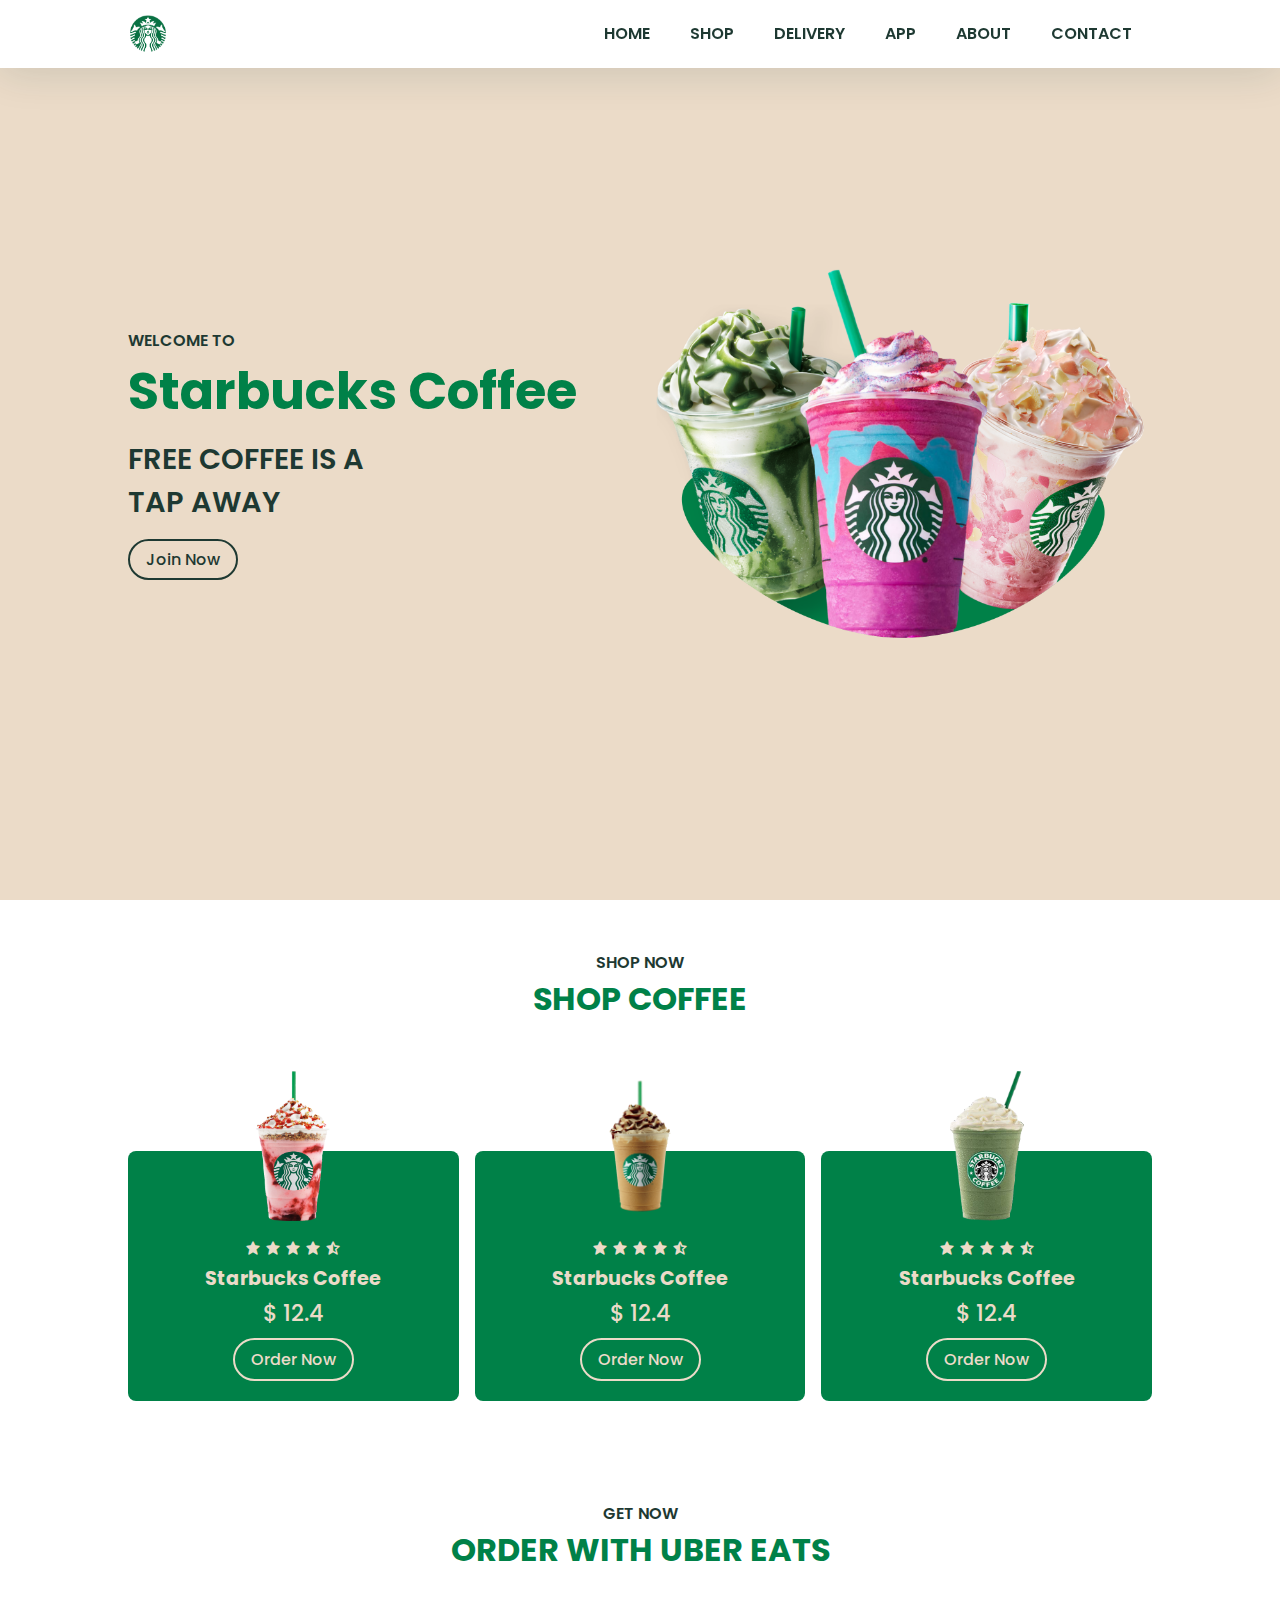
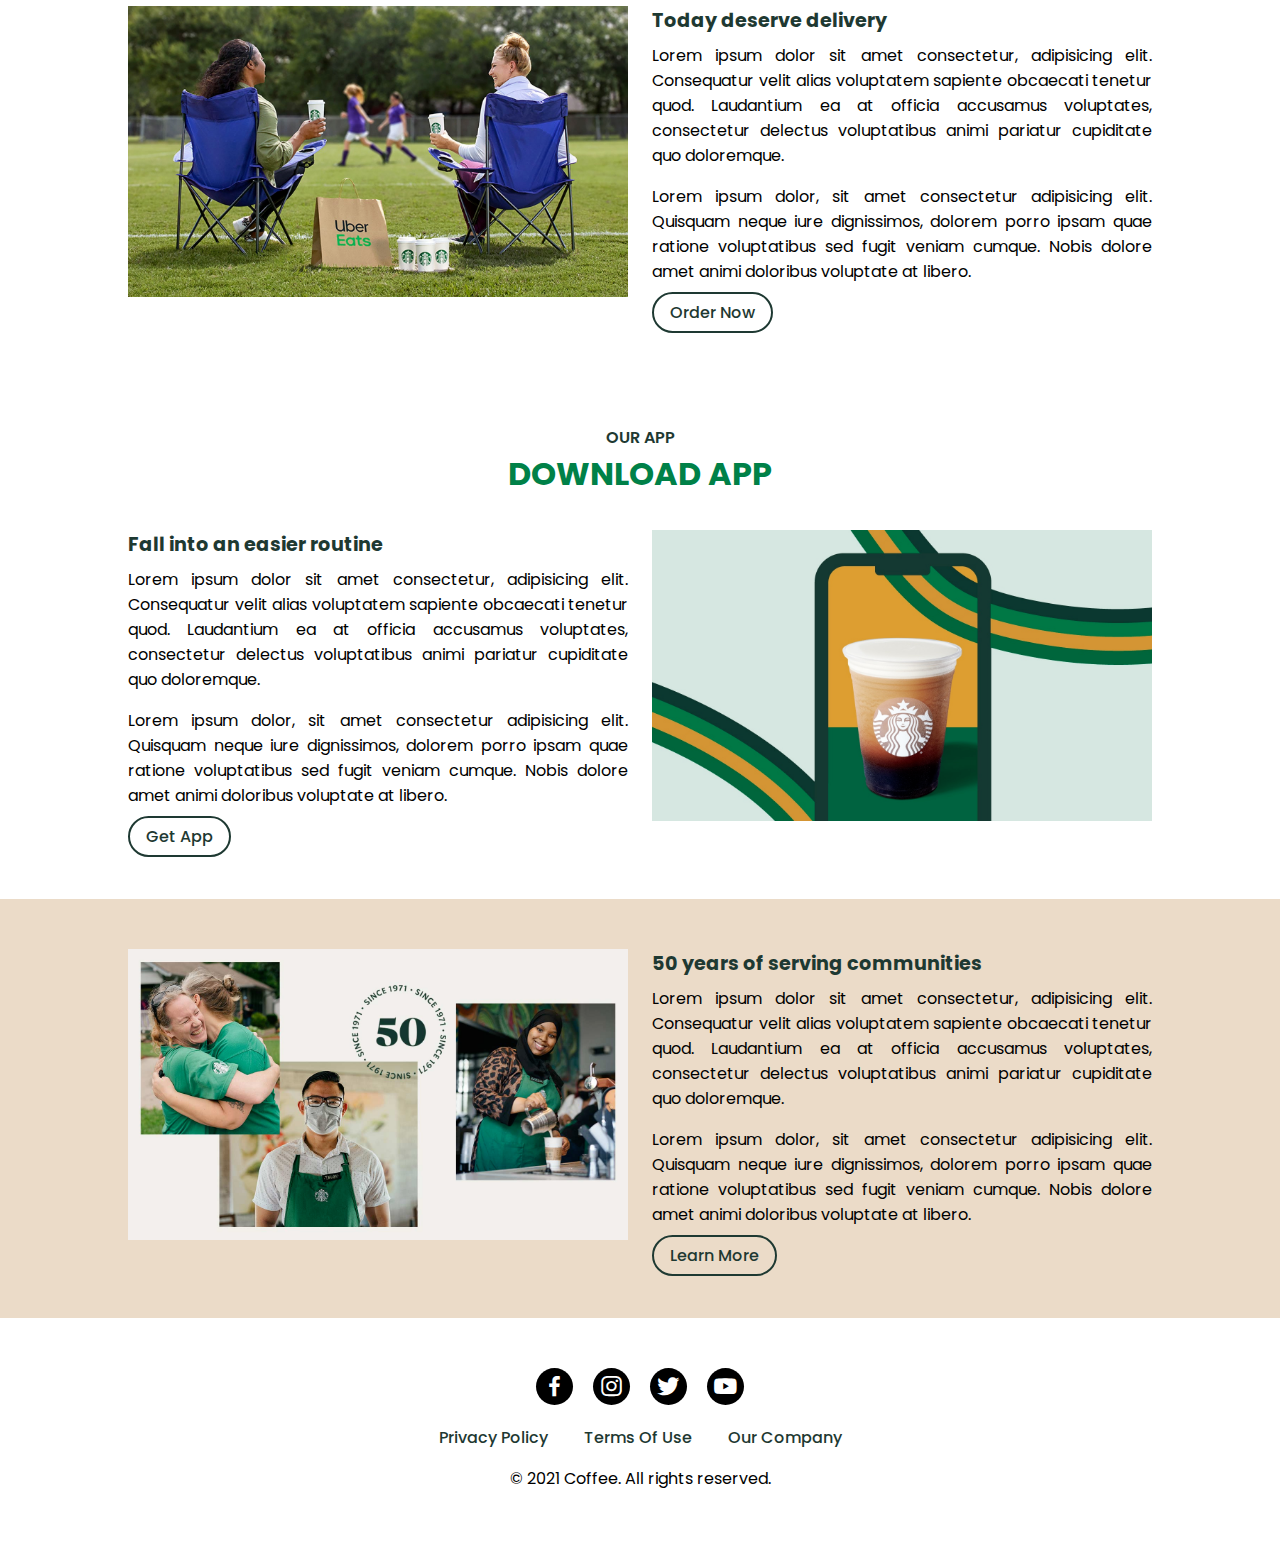
<file: Starbucks/index.html>
<!DOCTYPE html>
<html lang="en">
<head>
    <meta charset="UTF-8">
    <meta http-equiv="X-UA-Compatible" content="IE=edge">
    <meta name="viewport" content="width=device-width, initial-scale=1.0">
    <title>Starbucks</title>

    <link rel="stylesheet" href="style.css">

    <link rel="stylesheet"
    href="https://cdn.jsdelivr.net/npm/boxicons@latest/css/boxicons.min.css">
</head>
<body>
    <!-- Navbar -->
    <header>
        <a href="#" class="logo"><img src="img/logo.png" alt=""></a>
        <div class="bx bx-menu" id="menu-icon"></div>

        <ul class="navbar">
            <li><a href="#home">Home</a></li>
            <li><a href="#shop">Shop</a></li>
            <li><a href="#delivery">Delivery</a></li>
            <li><a href="#app">App</a></li>
            <li><a href="#about">About</a></li>
            <li><a href="#contact">Contact</a></li>
        </ul>
    </header>
    <!-- End Navbar -->

    <!-- Home -->
    <section class="home" id="home">
        <div class="home-text">
            <span>Welcome To</span>
            <h1>Starbucks Coffee</h1>
            <h2>Free Coffee is a <br>tap away</h2>
            <a href="#" class="btn">Join Now</a>
        </div>
        <div class="home-img">
            <img src="img/home.png" alt="">
        </div>
    </section>
    <section class="shop" id="shop">
        <div class="heading">
            <span>Shop Now</span>
            <h1>Shop Coffee</h1>
        </div>
        <div class="shop-container">
            <div class="box">
                <div class="box-img">
                    <img src="img/shop1.png" alt="">
                </div>
                <div class="stars">
                    <i class='bx bxs-star'></i>
                    <i class='bx bxs-star'></i>
                    <i class='bx bxs-star'></i>
                    <i class='bx bxs-star'></i>
                    <i class='bx bxs-star-half' ></i>
                </div>
                <h2>Starbucks Coffee</h2>
                <span>$ 12.4</span>
                <a href="#" class="btn">Order Now</a>
            </div>

            <div class="box">
                <div class="box-img">
                    <img src="img/shop2.png" alt="">
                </div>
                <div class="stars">
                    <i class='bx bxs-star'></i>
                    <i class='bx bxs-star'></i>
                    <i class='bx bxs-star'></i>
                    <i class='bx bxs-star'></i>
                    <i class='bx bxs-star-half' ></i>
                </div>
                <h2>Starbucks Coffee</h2>
                <span>$ 12.4</span>
                <a href="#" class="btn">Order Now</a>
            </div>

            <div class="box">
                <div class="box-img">
                    <img src="img/shop3.png" alt="">
                </div>
                <div class="stars">
                    <i class='bx bxs-star'></i>
                    <i class='bx bxs-star'></i>
                    <i class='bx bxs-star'></i>
                    <i class='bx bxs-star'></i>
                    <i class='bx bxs-star-half' ></i>
                </div>
                <h2>Starbucks Coffee</h2>
                <span>$ 12.4</span>
                <a href="#" class="btn">Order Now</a>
            </div>
        </div>
    </section>

    <!-- Delivery -->
    <section class="delivery" id="delivery">
        <div class="heading">
            <span>Get Now</span>
            <h1>Order With Uber Eats</h1>
        </div>
        <div class="container">
            <div class="delivery-img">
                <img src="img/delivery.png" alt="">
            </div>
            <div class="delivery-text">
                <h2>Today deserve delivery</h2>
                <p>Lorem ipsum dolor sit amet consectetur, adipisicing elit. Consequatur velit alias voluptatem sapiente obcaecati tenetur quod. Laudantium ea at officia accusamus voluptates, consectetur delectus voluptatibus animi pariatur cupiditate quo doloremque.</p>
                <p>Lorem ipsum dolor, sit amet consectetur adipisicing elit. Quisquam neque iure dignissimos, dolorem porro ipsam quae ratione voluptatibus sed fugit veniam cumque. Nobis dolore amet animi doloribus voluptate at libero.</p>
                <a href="#" class="btn">Order Now</a>
            </div>
        </div>
    </section>

    <!-- About -->
    <section class="app" id="app">
        <div class="heading">
            <span>Our App</span>
            <h1>Download App</h1>
        </div>
        <div class="container">
            
            <div class="app-text">
                <h2>Fall into an easier routine</h2>
                <p>Lorem ipsum dolor sit amet consectetur, adipisicing elit. Consequatur velit alias voluptatem sapiente obcaecati tenetur quod. Laudantium ea at officia accusamus voluptates, consectetur delectus voluptatibus animi pariatur cupiditate quo doloremque.</p>
                <p>Lorem ipsum dolor, sit amet consectetur adipisicing elit. Quisquam neque iure dignissimos, dolorem porro ipsam quae ratione voluptatibus sed fugit veniam cumque. Nobis dolore amet animi doloribus voluptate at libero.</p>
                <a href="#" class="btn">Get App</a>
            </div>
            <div class="app-img">
                <img src="img/app.png" alt="">
            </div>
        </div>
    </section>
    <!-- About -->

    <section class="about" id="about">
        <div class="about-img">
            <img src="img/about.png" alt="">
        </div>
        <div class="about-text">
            <h2>50 years of serving communities</h2>
            <p>Lorem ipsum dolor sit amet consectetur, adipisicing elit. Consequatur velit alias voluptatem sapiente obcaecati tenetur quod. Laudantium ea at officia accusamus voluptates, consectetur delectus voluptatibus animi pariatur cupiditate quo doloremque.</p>
            <p>Lorem ipsum dolor, sit amet consectetur adipisicing elit. Quisquam neque iure dignissimos, dolorem porro ipsam quae ratione voluptatibus sed fugit veniam cumque. Nobis dolore amet animi doloribus voluptate at libero.</p>
            <a href="#" class="btn">Learn More</a>
        </div>
    </section>

    <!-- Contact -->
    <section class="contact" id="contact">
        <div class="social">
            <a href="#"><i class='bx bxl-facebook'></i></a>
            <a href="#"><i class='bx bxl-instagram'></i></a>
            <a href="#"><i class='bx bxl-twitter'></i></a>
            <a href="#"><i class='bx bxl-youtube'></i></a>
        </div>
        <div class="links">
            <a href="#">Privacy Policy</a>
            <a href="#">Terms Of Use</a>
            <a href="#">Our Company</a>
        </div>
        <p>© 2021 Coffee. All rights reserved.</p>
    </section>


    <!-- Link to custom js -->
    <script src="main.js"></script>
</body>
</html>
</file>
<file: Starbucks/style.css>
@import url('https://fonts.googleapis.com/css2?family=Poppins:wght@200;300;400;500;600;700&display=swap');
*{
    margin: 0;
    padding: 0;
    box-sizing: border-box;
    scroll-padding-top: 2rem;
    text-decoration: none;
    list-style: none;
    scroll-behavior: smooth;
    font-family: 'Poppins', sans-serif;
}
:root{
    --main-color:#008148;
    --second-color:#1e3932;
}
section{
    padding: 50px 10%;
}
::selection{
    color: #fff;
    background: var(--main-color);
}
img{
    width: 100%;
}
header{
    position: fixed;
    width: 100%;
    top: 0;
    right: 0;
    z-index: 1000;
    display: flex;
    align-items: center;
    justify-content: space-between;
    background: #fff;
    box-shadow: 0 4px 41px rgb(14 55 54 / 14%);
    padding: 15px 10%;
    transition: 0.2s;
}
.logo{
    display: flex;
    align-items: center;  
}
.logo img{
    width: 40px;
}
.navbar{
    display: flex;
}
.navbar a{
    font-size: 1rem;
    padding: 11px 20px;
    color: var(--second-color);
    font-weight: 600;
    text-transform: uppercase;
}
.navbar a:hover{
    color: var(--main-color);
}
#menu-icon{
    font-size: 24px;
    cursor: pointer;
    z-index: 1001;
    display: none;
}
.home{
    width: 100%;
    min-height: 100vh;
    display: flex;
    flex-wrap: wrap;
    align-items: center;
    background: #ebdbc8;
    gap: 1rem;
}
.home-text{
    flex: 1 1 17rem;
}
.home-img{
    flex: 1 1 17rem;
}
.home-img img{
    animation: animate 3s linear infinite;
}
@keyframes animate{
    0%{
        transform: translate(-11px, 0);
    }
    50%{
        transform: translate(-0px, -11px);
    }
    100%{
        transform: translate(-11px, 0);
    }
}
.home-text span{
    font-size: 1rem;
    text-transform: uppercase;
    font-weight: 600;
    color: var(--second-color);
}
.home-text h1{
    font-size: 3.2rem;
    color: var(--main-color);
    font-weight: bolder;
}
.home-text h2{
    font-size: 1.8rem;
    font-weight: 600;
    color: var(--second-color);
    text-transform: uppercase;
    margin: 0.5rem 0 1.4rem;
}
.btn{
    padding: 7px 16px;
    border: 2px solid var(--second-color);
    border-radius: 40px;
    color: var(--second-color);
    font-weight: 500;
}
.btn:hover{
    color: #fff;
    background: var(--second-color);
}
.heading{
    text-align: center;
    text-transform: uppercase;
}
.heading span{
    font-size: 1rem;
    font-weight: 600;
    color: var(--second-color);
}
.heading h1{
    font-size: 2rem;
    color: var(--main-color);
}
.shop-container{
    display: flex;
    flex-wrap: wrap;
    gap: 1rem;
    margin-top: 5rem;
}
.shop-container .box{
    flex: 1 1 10rem;
    background: var(--main-color);
    padding: 20px;
    display: flex;
    text-align: center;
    flex-direction: column;
    align-items: center;
    margin-top: 3rem;
    border-radius: 0.5rem;
}
.shop-container .box .box-img{
    width: 150px;
    height: 150px;
    margin-top: -100px;
}
.shop-container .box .box-img img{
    width: 100%;
    height: 100%;
    object-fit: contain;
    object-position: center;
}
.stars{
    margin: 1rem 0 0.1rem;
}
.shop-container .box .stars .bx{
    color: #ebdbc8;
}
.shop-container .box h2{
    color: #ebdbc8;
    font-size: 1.2rem;
}
.shop-container .box span{
    color: #ebdbc8;
    font-size: 1.4rem;
    font-weight: 500;
    margin: 0.2rem 0 0.5rem;
}
.box .btn{
    border: 2px solid #ebdbc8;
    color: #ebdbc8;
}
.box .btn:hover{
    background: #ebdbc8;
    color: var(--second-color);
}
.container{
    display: flex;
    flex-wrap: wrap;
    gap: 1.5rem;
    margin-top: 2rem;
}
.delivery-img,
.app-img{
    flex: 1 1 21rem;
}
.delivery-text,
.app-text{
    flex: 1 1 21rem;
}
.delivery-text h2,
.app-text h2{
    font-size: 1.2rem;
    color: var(--second-color);
}
.delivery-text p, 
.app-text p{
    margin: 0.5rem 0 1rem;
    text-align: justify;
}
.about{
    display: flex;
    flex-wrap: wrap;
    background: #ebdbc8;
    gap: 1.5rem;
}
.about-img{
    flex: 1 1 17rem;
}
.about-text{
    flex: 1 1 17rem;
}
.about-text h2{
    font-size: 1.2rem;
    color: var(--second-color);
}
.about-text p{
    margin: 0.5rem 0 1rem;
    text-align: justify;
}
.contact{
    display: flex;
    flex-direction: column;
    align-items: center;
}
.social a{
    font-size: 27px;
    margin: 0.5rem;
}
.social a .bx{
    padding: 5px;
    color: #fff;
    background: #000000;
    border-radius: 50%;
}
.social a .bx:hover{
    background: var(--main-color);
}
.links{
    margin: 1rem 0 1rem;
}
.links a{
    font-size: 1rem;
    font-weight: 500;
    color: var(--second-color);
    padding: 1rem;
}
.links a:hover{
    color: var(--main-color);
}
.contact p{
    text-align: center;
}
@media (max-width: 1150px){
    header{
        padding: 18px 7%;
    }
    section{
        padding: 50px 7%;
    }
    .home-text h1{
        font-size: 3rem;
    }
    .home-text h2{
        font-size: 1.5rem;
    }
}
@media (max-width: 991px){
    header{
        padding: 18px 4%;
    }
    section{
        padding: 50px 4%;
    }
}
@media (max-width: 768px){
    header{
        padding: 11px 4%;
    }
    #menu-icon{
    display: initial;
    }
    header .navbar{
        position: absolute;
        top: -500px;
        left: 0;
        right: 0;
        display: flex;
        flex-direction: column;
        background: #fff;
        box-shadow: 0 4px 4px rgb(14 55 54 / 14%);
        border-top: 2px solid var(--main-color);
        transition: 0.2s;
        text-align: left;
    }  
    .navbar.active{
        top: 100%;
    }
    .navbar a{
        padding: 1.5rem;
        display: block;
        color: var(--second-color);
    }     
    .home-text span{
        font-size: 0.9rem;
    }
    .home-text h1{
        font-size: 2.4rem;
    }
    .home-text h2{
        font-size: 1.2rem;
    }
}
@media (max-width: 768px){
    .home-text{
        padding-top: inherit;
    }
    .shop-container .box{
        margin-top: 6rem;
    }
    .heading h1{
        font-size: 1.5rem;
    }
    .heading span{
        font-size: 0.9rem;
    }
    .about{
        flex-direction: column-reverse;
    }
}
@media (max-width: 364px){
    .links{
        display: flex;
        flex-direction: column;
    }
}
</file>
